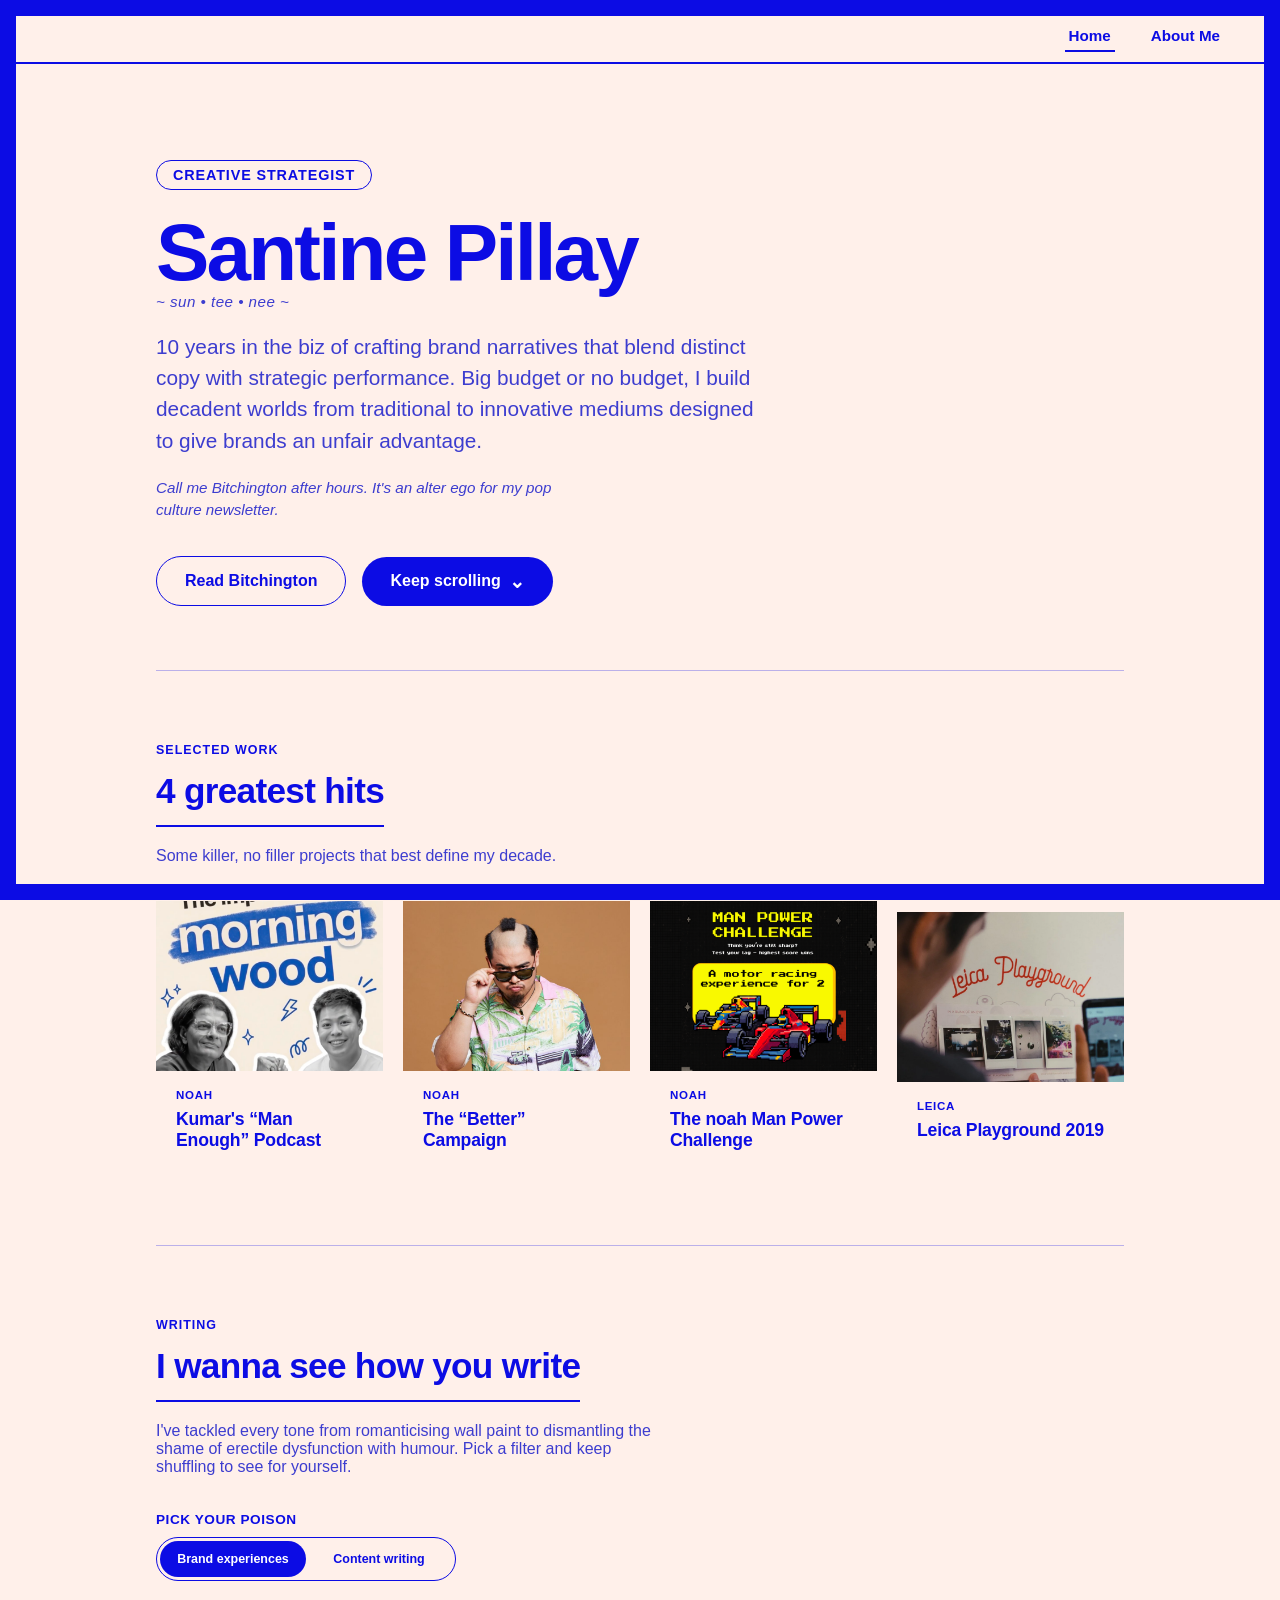
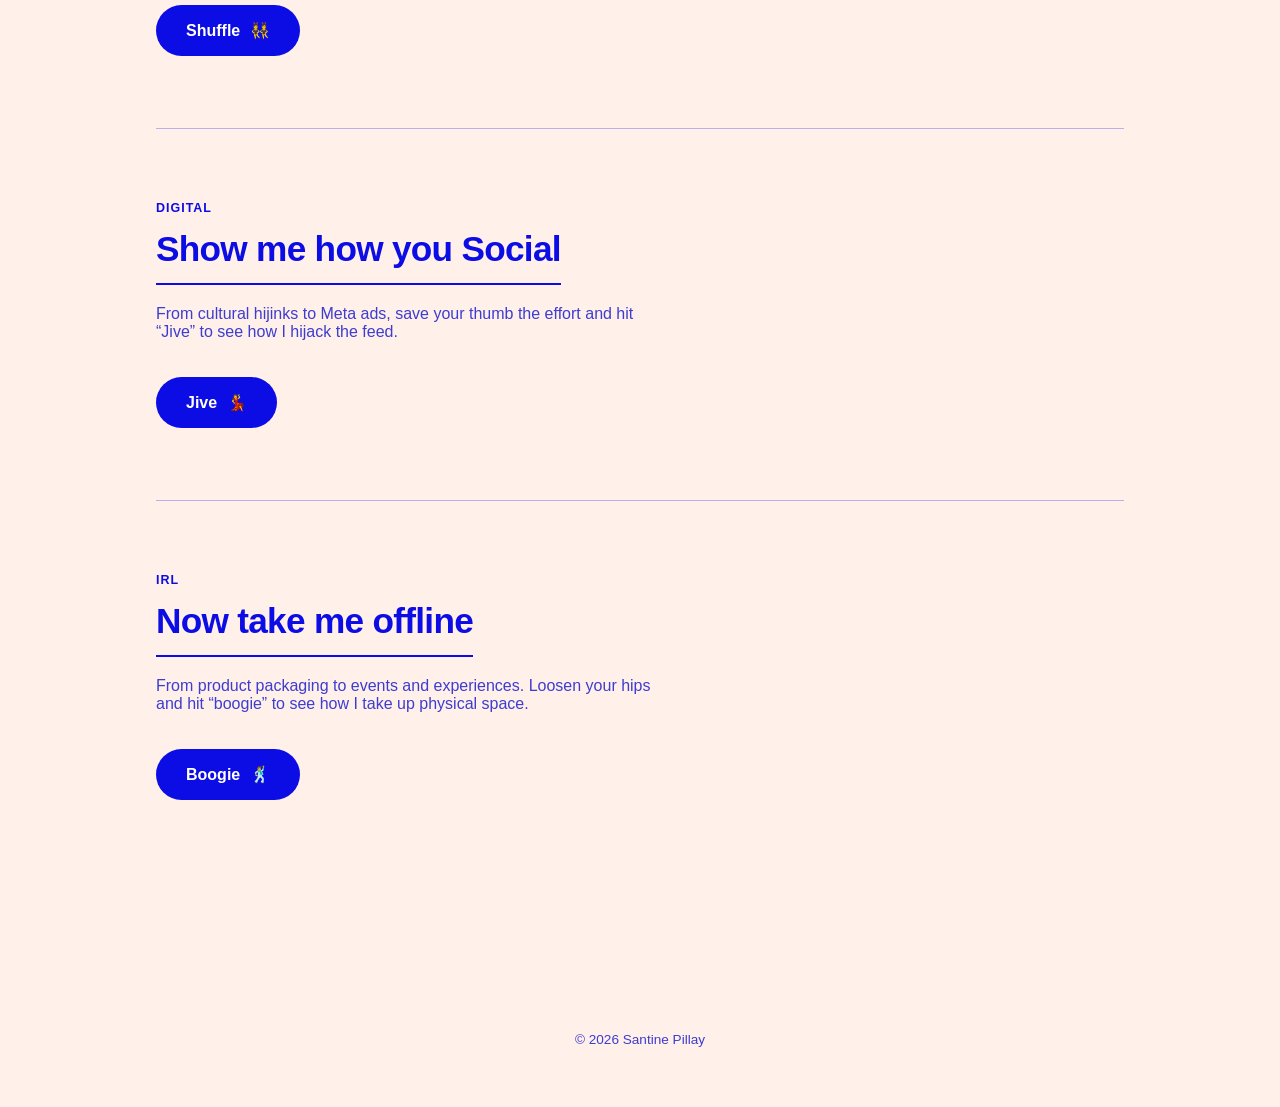
<file: index.html>
<!doctype html>
<html lang="en">
<head>
  <meta charset="UTF-8" />
  <meta name="viewport" content="width=device-width, initial-scale=1.0" />
  <title>Santine Pillay — Creative Strategist</title>
  <link rel="preconnect" href="https://api.fontshare.com" />
  <link rel="stylesheet" href="https://api.fontshare.com/v2/css?f[]=general-sans@400,500,600,700&display=swap" />
  <link rel="stylesheet" href="css/style.css" />
</head>
<body>

  <div class="page-frame" aria-hidden="true"></div>

  <nav class="nav">
    <ul class="nav__links">
      <li><a href="index.html" aria-current="page">Home</a></li>
      <li><a href="about.html">About Me</a></li>
    </ul>
  </nav>

  <main>

    <!-- 1. HERO -->
    <section class="hero">
      <span class="hero__role" data-site-role>Creative Strategist</span>
      <h1 class="hero__name">
        <span data-site-name>Santine Pillay</span>
        <span class="hero__pronunciation" data-site-pronunciation>~ sun • tee • nee ~</span>
      </h1>
      <p class="hero__bio" data-site-hero-bio>Placeholder bio</p>
      <p class="hero__aka" data-site-aka>Placeholder aka line</p>
      <div class="hero__actions">
        <a class="btn btn--ghost" data-bitchington-link href="#" target="_blank" rel="noopener noreferrer">
          Read Bitchington
        </a>
        <button class="btn btn--solid" id="scroll-cue-btn" type="button">
          Keep scrolling
          <span class="scroll-chevron" aria-hidden="true">⌄</span>
        </button>
      </div>
    </section>

    <!-- 2. TOP 3 PROJECTS -->
    <section id="work">
      <span class="section-label">Selected work</span>
      <h2 class="section-title">4 greatest hits</h2>
      <p class="section-sub">Some killer, no filler projects that best define my decade.</p>
      <div class="cards" id="top-projects"></div>
    </section>

    <!-- 3. WRITING RANDOMISER -->
    <section id="writing">
      <span class="section-label">Writing</span>
      <h2 class="section-title">I wanna see how you write</h2>
      <div class="randomiser">
        <p class="section-sub">I've tackled every tone from romanticising wall paint to dismantling the shame of erectile dysfunction with humour. Pick a filter and keep shuffling to see for yourself.</p>
        <div class="length-toggle-row">
          <span class="length-toggle-label">Pick your poison</span>
          <button
            class="toggle-switch"
            id="length-toggle"
            type="button"
            role="switch"
            aria-checked="false"
            aria-label="Choose writing type"
          >
            <span class="toggle-switch__thumb" aria-hidden="true"></span>
            <span class="toggle-switch__option toggle-switch__option--long">Brand experiences</span>
            <span class="toggle-switch__option toggle-switch__option--short">Content writing</span>
          </button>
        </div>
        <div class="randomiser__result randomiser__result--scroll" id="writing-result"></div>
        <button class="randomise-btn" id="writing-randomise-btn" type="button">
          <span class="btn-label">Shuffle</span> <span class="dice">👯‍♀️</span>
        </button>
      </div>
    </section>

    <!-- 4. SOCIALS RANDOMISER -->
    <section id="socials">
      <span class="section-label">Digital</span>
      <h2 class="section-title">Show me how you Social</h2>
      <div class="randomiser">
        <p class="section-sub">From cultural hijinks to Meta ads, save your thumb the effort and hit “Jive” to see how I hijack the feed.</p>
        <div class="randomiser__result" id="socials-result"></div>
        <button class="randomise-btn" id="socials-randomise-btn" type="button">
          <span class="btn-label">Jive</span> <span class="dice">💃</span>
        </button>
      </div>
    </section>

    <!-- 5. REAL WORLD RANDOMISER -->
    <section id="real-world">
      <span class="section-label">IRL</span>
      <h2 class="section-title">Now take me offline</h2>
      <div class="randomiser">
        <p class="section-sub">From product packaging to events and experiences. Loosen your hips and hit “boogie” to see how I take up physical space.</p>
        <div class="randomiser__result" id="realworld-result"></div>
        <button class="randomise-btn" id="realworld-randomise-btn" type="button">
          <span class="btn-label">Boogie</span> <span class="dice">🕺</span>
        </button>
      </div>
    </section>

  </main>

  <footer>© 2026 Santine Pillay</footer>

  <!-- MODAL: shared project template, used only for Top 3 Projects -->
  <div class="modal-backdrop" id="modal-backdrop">
    <div class="modal">
      <button class="modal__close" id="modal-close" type="button" aria-label="Close">✕</button>
      <div id="modal-content"></div>
    </div>
  </div>

  <!-- LIGHTBOX: tap any real image/video in a project to enlarge + step through the gallery -->
  <div class="lightbox" id="lightbox">
    <button class="lightbox__close" id="lightbox-close" type="button" aria-label="Close">✕</button>
    <button class="lightbox__arrow lightbox__arrow--prev" id="lightbox-prev" type="button" aria-label="Previous">‹</button>
    <div class="lightbox__content" id="lightbox-content"></div>
    <button class="lightbox__arrow lightbox__arrow--next" id="lightbox-next" type="button" aria-label="Next">›</button>
  </div>

  <script src="js/data.js"></script>
  <script src="js/content-writing-data.js"></script>
  <script src="js/main.js"></script>
</body>
</html>
</file>
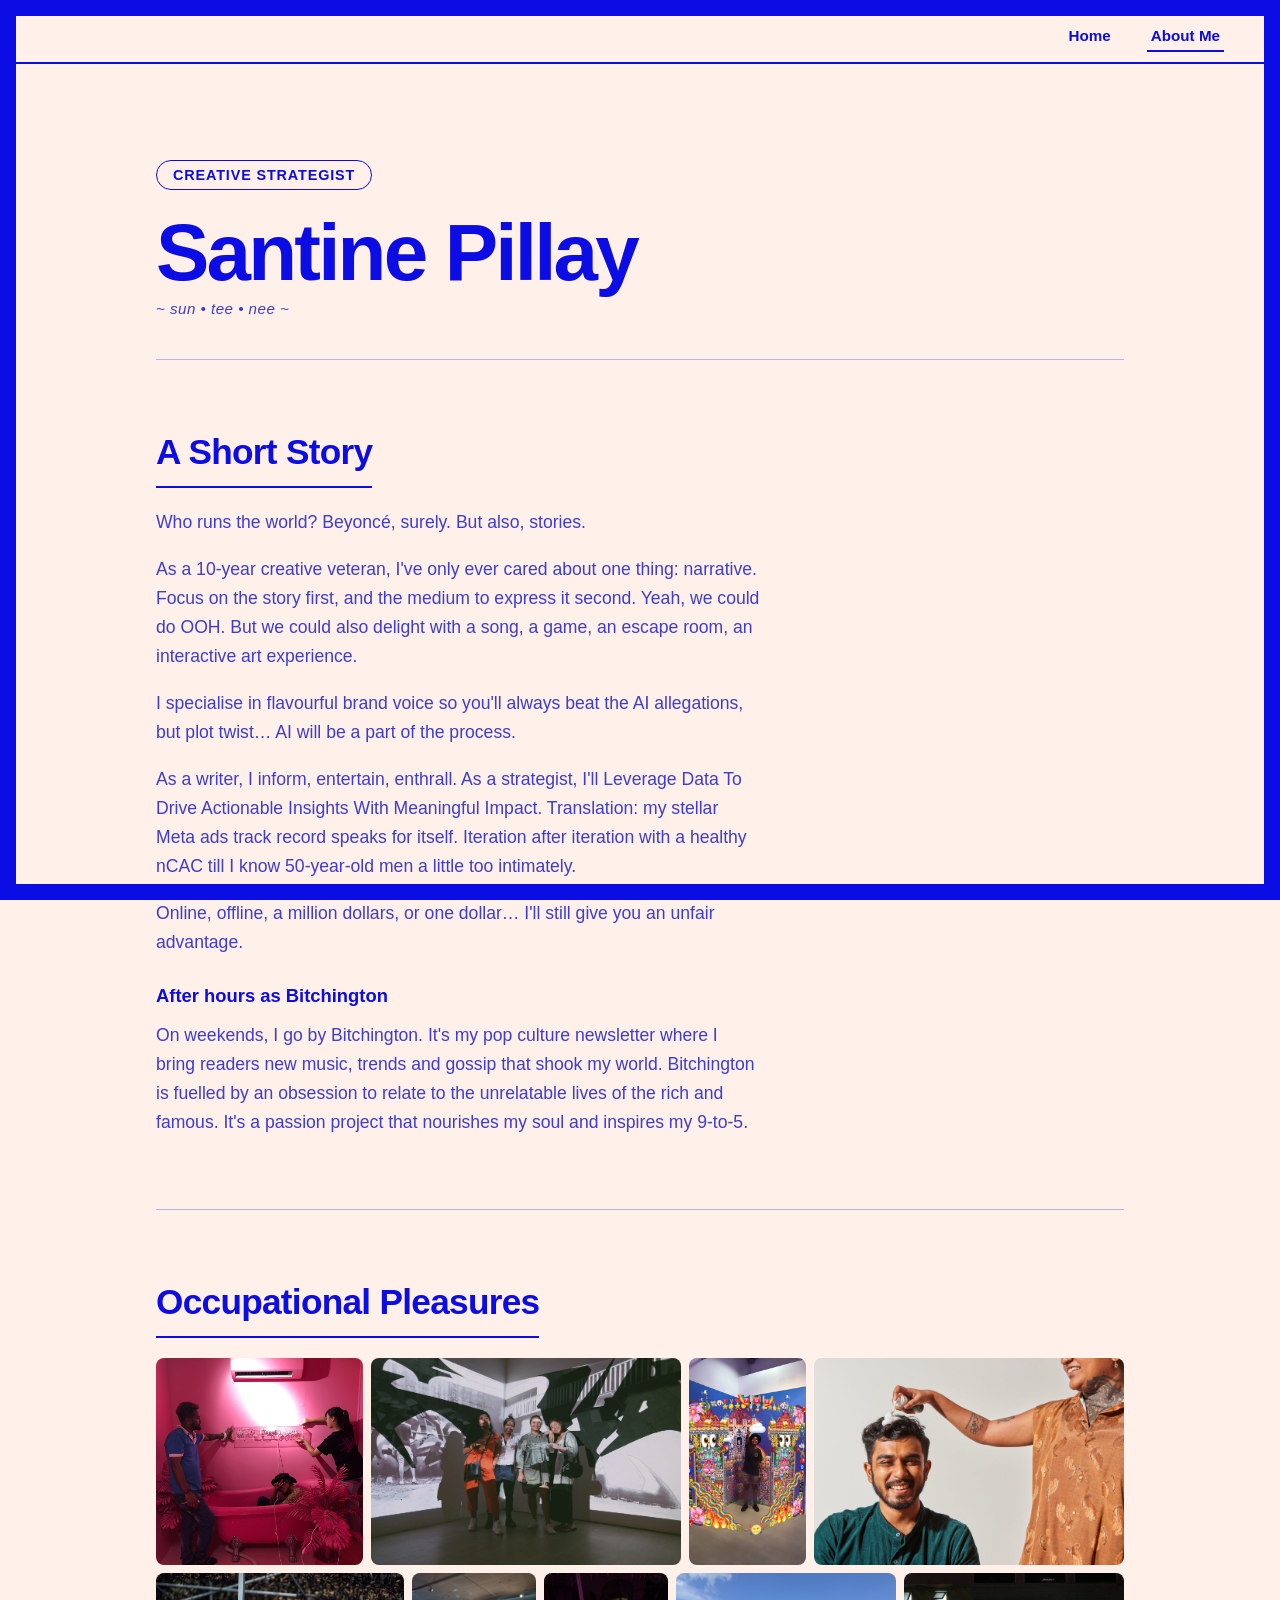
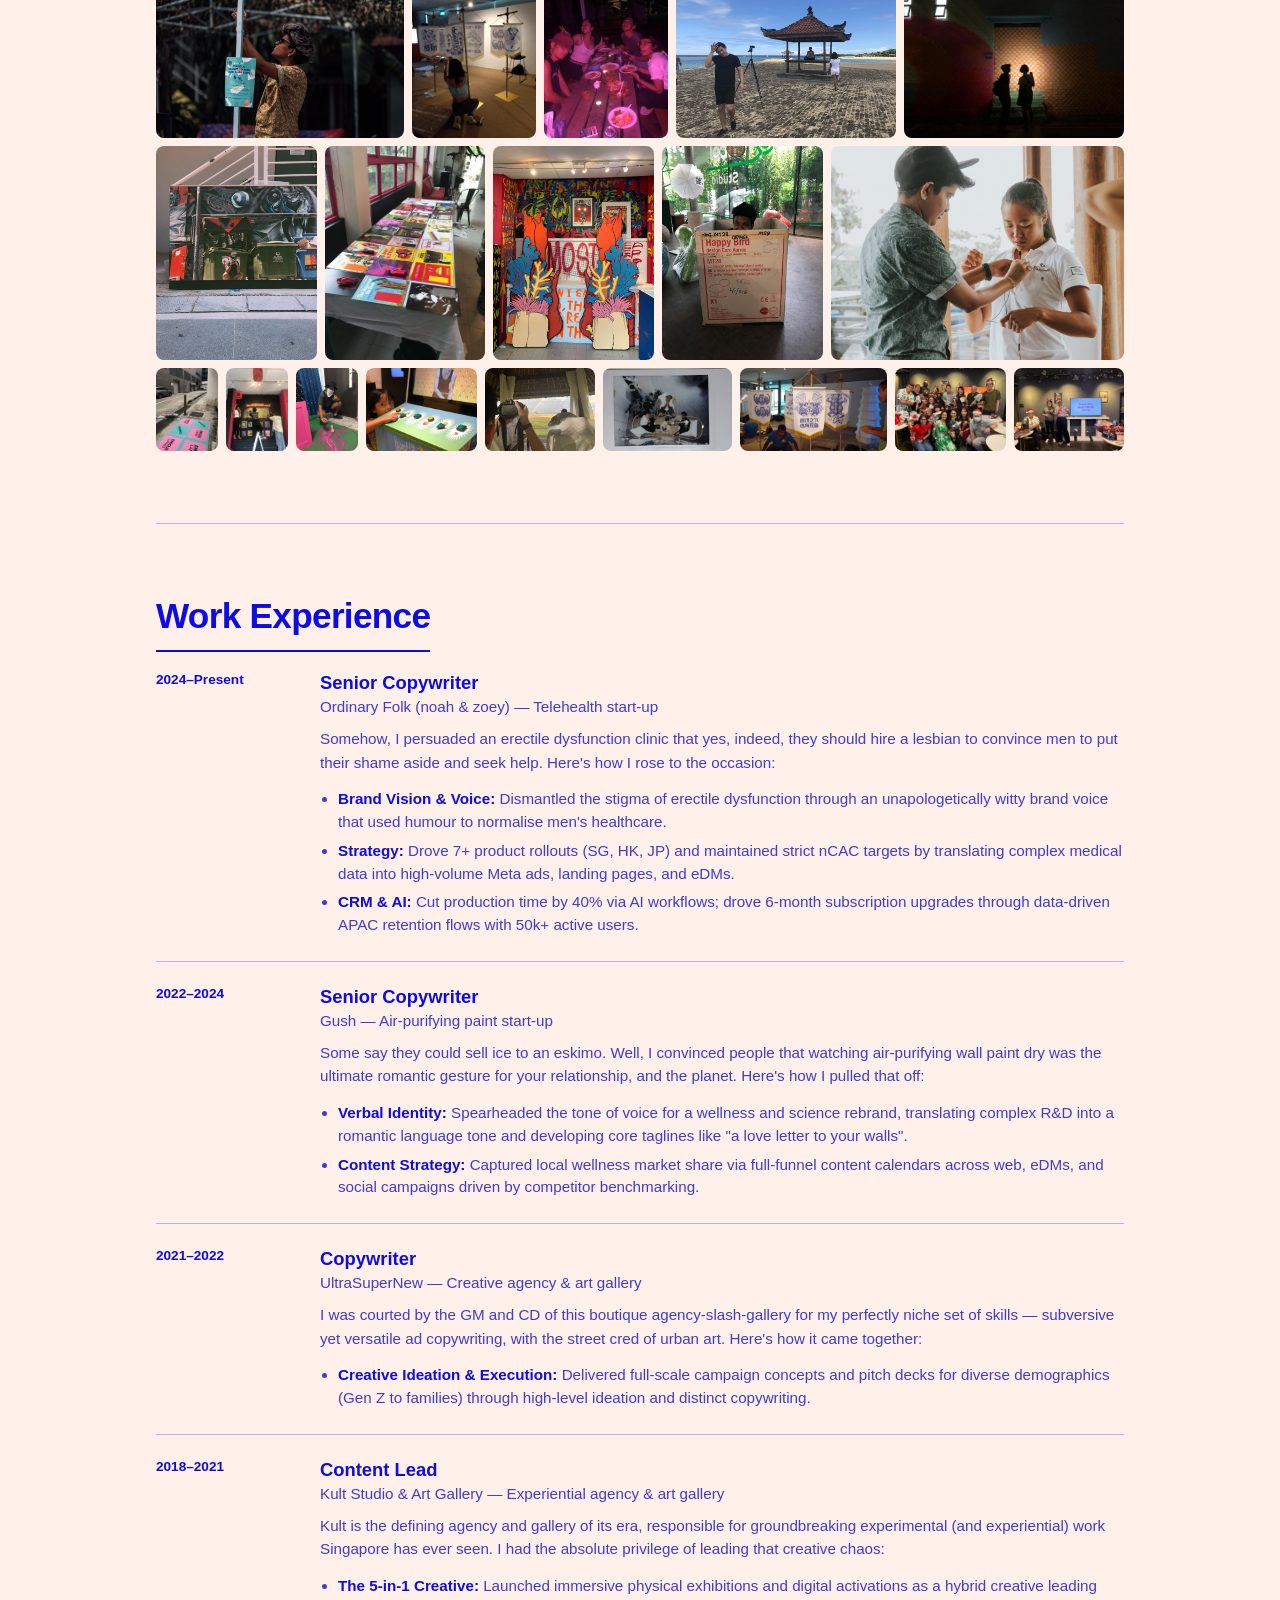
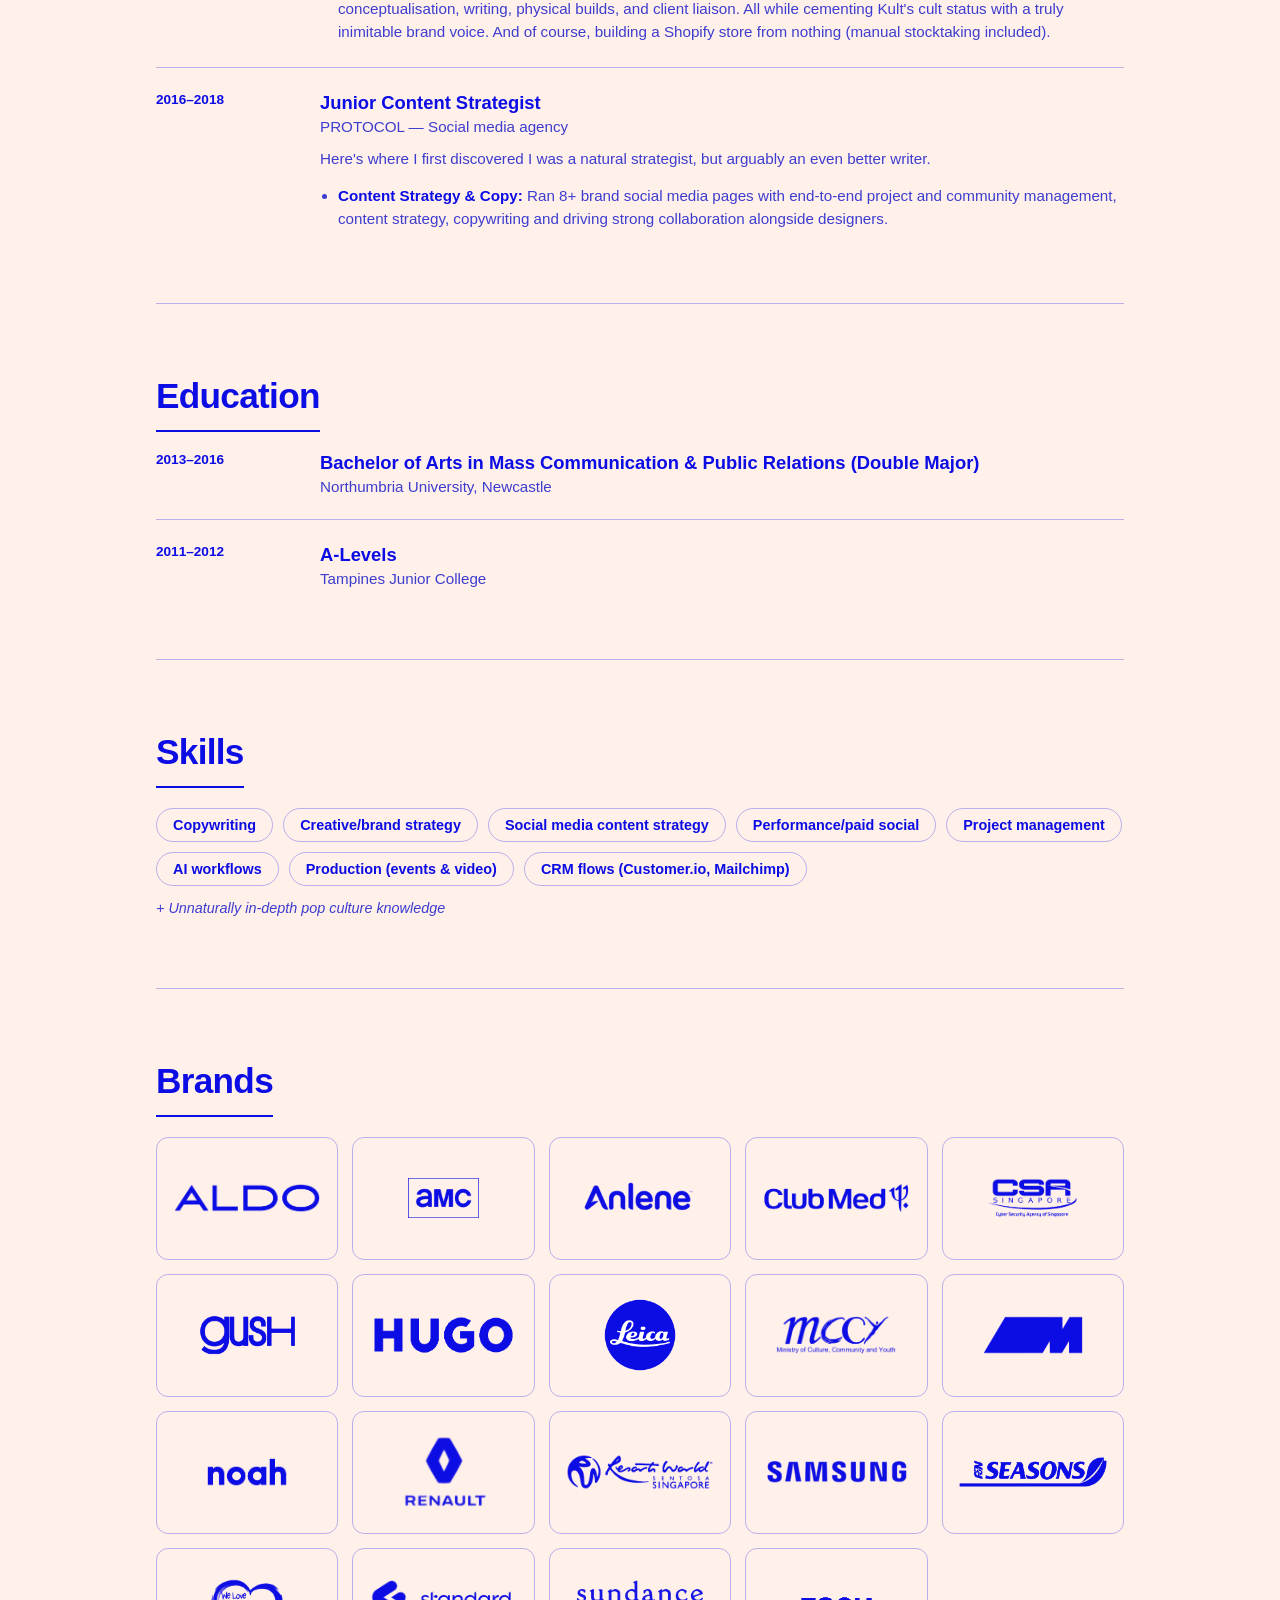
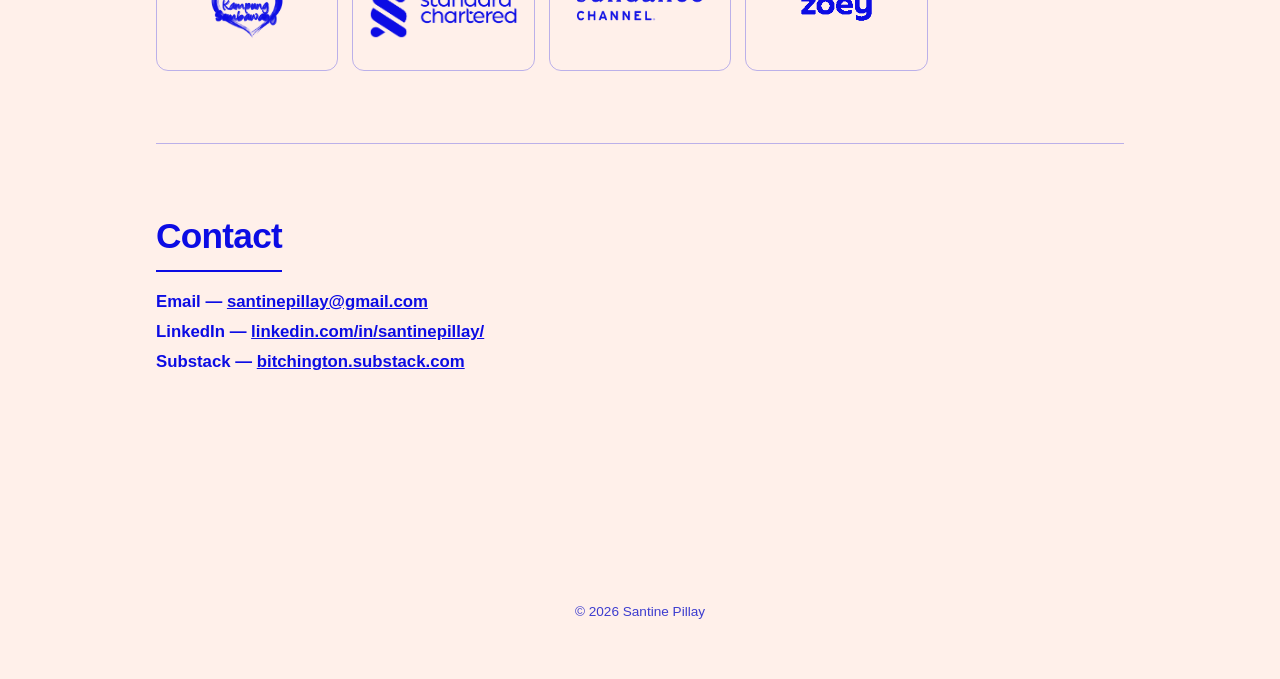
<file: about.html>
<!doctype html>
<html lang="en">
<head>
  <meta charset="UTF-8" />
  <meta name="viewport" content="width=device-width, initial-scale=1.0" />
  <title>About — Santine Pillay</title>
  <link rel="preconnect" href="https://api.fontshare.com" />
  <link rel="stylesheet" href="https://api.fontshare.com/v2/css?f[]=general-sans@400,500,600,700&display=swap" />
  <link rel="stylesheet" href="css/style.css" />
</head>
<body>

  <div class="page-frame" aria-hidden="true"></div>

  <nav class="nav">
    <ul class="nav__links">
      <li><a href="index.html">Home</a></li>
      <li><a href="about.html" aria-current="page">About Me</a></li>
    </ul>
  </nav>

  <main>

    <section class="hero" style="padding-bottom: 20px;">
      <span class="hero__role" data-site-role>Creative Strategist</span>
      <h1 class="hero__name">
        <span data-site-name>Santine Pillay</span>
      </h1>
      <span class="hero__pronunciation" data-site-pronunciation>~ sun • tee • nee ~</span>
    </section>

    <section>
      <h2 class="section-title">A Short Story</h2>
      <div class="about-bio" id="about-bio"></div>
    </section>

    <section>
      <h2 class="section-title">Occupational Pleasures</h2>
      <div class="op-grid" id="op-grid"></div>
    </section>

    <section>
      <h2 class="section-title">Work Experience</h2>
      <div class="work-experience" id="work-experience"></div>
    </section>

    <section>
      <h2 class="section-title">Education</h2>
      <div class="education" id="education"></div>
    </section>

    <section>
      <h2 class="section-title">Skills</h2>
      <div class="skills" id="skills"></div>
    </section>

    <section>
      <h2 class="section-title">Brands</h2>
      <div class="clients" id="clients"></div>
    </section>

    <section style="border-bottom: none;">
      <h2 class="section-title">Contact</h2>
      <ul class="contact-list" id="contact-list"></ul>
    </section>

  </main>

  <footer>© 2026 Santine Pillay</footer>

  <!-- LIGHTBOX: tap any image to enlarge + step through the gallery -->
  <div class="lightbox" id="lightbox">
    <button class="lightbox__close" id="lightbox-close" type="button" aria-label="Close">✕</button>
    <button class="lightbox__arrow lightbox__arrow--prev" id="lightbox-prev" type="button" aria-label="Previous">‹</button>
    <div class="lightbox__content" id="lightbox-content"></div>
    <button class="lightbox__arrow lightbox__arrow--next" id="lightbox-next" type="button" aria-label="Next">›</button>
  </div>

  <script src="js/data.js"></script>
  <script src="js/main.js"></script>
</body>
</html>
</file>
<file: css/style.css>
/* ============================================================
   DESIGN TOKENS
   ============================================================ */
:root {
  --bg: #fff0ea;
  --wave: #0c0ce4;
  --ink: #0c0ce4;
  --ink-soft: #3d3dcf;
  --panel-border: rgba(12, 12, 228, 0.28);
  --radius: 16px;
  --max-w: 1080px;
  --frame: 16px;
  --font: "General Sans", "Helvetica Neue", Arial, "Segoe UI", sans-serif;
}

/* Free stand-in for PP Neue Montreal (a paid Pangram Pangram font we're not
   licensing). General Sans is free, from the same geometric-grotesk family,
   and reads almost identically at body/heading sizes. Loaded via Fontshare's
   free font CDN below — swap for the real thing later if you buy a license:
   drop the .woff2 files in assets/fonts/, add @font-face rules, and change
   the --font token above back to "PP Neue Montreal". */

* {
  box-sizing: border-box;
}

html {
  scroll-behavior: smooth;
}

body {
  margin: 0;
  font-family: var(--font);
  color: var(--ink-soft);
  background: var(--bg);
  min-height: 100vh;
}

a {
  color: inherit;
}

img,
video {
  max-width: 100%;
  display: block;
}

/* ============================================================
   PAGE FRAME — a fixed blue border around the whole viewport,
   echoing the bordered-card look of the CV. Stays put while the
   page scrolls beneath it. No background animation anymore — flat
   cream, matching the CV exactly.
   ============================================================ */
.page-frame {
  position: fixed;
  inset: 0;
  z-index: 60;
  pointer-events: none;
  border: var(--frame) solid var(--wave);
}

/* ============================================================
   NAV
   ============================================================ */
.nav {
  position: sticky;
  top: 0;
  z-index: 50;
  display: flex;
  align-items: center;
  justify-content: flex-end;
  /* Slightly more top padding than bottom — visually centers the
     text, which otherwise reads as sitting too high in the bar. */
  padding: 27px clamp(20px, 5vw, 56px) 17px;
  background: var(--bg);
  border-bottom: 2px solid var(--wave);
}

.nav__links a {
  text-decoration: none;
  font-weight: 600;
  font-size: 0.95rem;
  color: var(--ink);
  padding: 8px 4px;
  position: relative;
}

.nav__links {
  display: flex;
  gap: clamp(16px, 3vw, 32px);
  list-style: none;
  margin: 0;
  padding: 0;
}

.nav__links a::after {
  content: "";
  position: absolute;
  left: 0;
  bottom: 0;
  height: 2px;
  width: 0;
  background: var(--wave);
  transition: width 0.25s ease;
}

.nav__links a:hover::after,
.nav__links a[aria-current="page"]::after {
  width: 100%;
}

/* ============================================================
   LAYOUT SHELLS
   ============================================================ */
main {
  max-width: var(--max-w);
  margin: 0 auto;
  padding: 0 clamp(20px, 5vw, 56px) 120px;
}

section {
  padding: 72px 0;
  border-bottom: 1px solid var(--panel-border);
}

section:last-of-type {
  border-bottom: none;
}

.section-label {
  display: block;
  font-size: 0.78rem;
  font-weight: 700;
  letter-spacing: 0.08em;
  text-transform: uppercase;
  color: var(--wave);
  margin-bottom: 14px;
}

.section-title {
  display: inline-block;
  font-size: clamp(1.6rem, 3.4vw, 2.2rem);
  color: var(--ink);
  margin: 0 0 20px;
  padding-bottom: 14px;
  letter-spacing: -0.02em;
  border-bottom: 2px solid var(--wave);
}

.section-sub {
  color: var(--ink-soft);
  font-size: 1rem;
  max-width: 56ch;
  margin: 0 0 36px;
}

/* ============================================================
   HERO
   ============================================================ */
.hero {
  padding-top: 96px;
  padding-bottom: 64px;
}

.hero__name {
  font-size: clamp(2.6rem, 8vw, 5rem);
  font-weight: 800;
  letter-spacing: -0.035em;
  line-height: 1.02;
  color: var(--ink);
  margin: 0 0 6px;
}

.hero__role {
  display: inline-block;
  font-size: 0.9rem;
  font-weight: 700;
  letter-spacing: 0.06em;
  text-transform: uppercase;
  color: var(--wave);
  border: 1.5px solid var(--wave);
  border-radius: 999px;
  padding: 6px 16px;
  margin-bottom: 22px;
}

/* Tiny, quiet — sits right under the name, not competing with it */
.hero__pronunciation {
  display: block;
  font-size: 0.95rem;
  font-style: italic;
  font-weight: 500;
  letter-spacing: 0.03em;
  color: var(--ink-soft);
  margin: 0 0 22px;
}

.hero__bio {
  font-size: clamp(1.05rem, 2vw, 1.3rem);
  max-width: 52ch;
  color: var(--ink-soft);
  line-height: 1.5;
}

.hero__aka {
  font-size: 0.95rem;
  font-style: italic;
  max-width: 52ch;
  color: var(--ink-soft);
  line-height: 1.5;
  margin-top: 14px;
}

.hero__actions {
  display: flex;
  flex-wrap: wrap;
  align-items: center;
  gap: 16px;
  margin-top: 34px;
}

.btn {
  font-family: inherit;
  font-size: 1rem;
  font-weight: 700;
  text-decoration: none;
  padding: 15px 28px;
  border-radius: 999px;
  cursor: pointer;
  display: inline-flex;
  align-items: center;
  gap: 8px;
  transition: transform 0.15s ease, box-shadow 0.15s ease;
}

.btn:hover {
  transform: translateY(-2px);
}

.btn--solid {
  background: var(--wave);
  color: #fff;
  border: none;
}

.btn--solid:hover {
  box-shadow: 0 10px 24px rgba(12, 12, 228, 0.28);
}

.btn--ghost {
  background: transparent;
  color: var(--ink);
  border: 1.5px solid var(--wave);
}

.btn--ghost:hover {
  background: rgba(12, 12, 228, 0.06);
}

.scroll-chevron {
  display: inline-block;
  font-size: 1.2rem;
  line-height: 1;
  animation: scroll-bounce 1.6s ease-in-out infinite;
}

@keyframes scroll-bounce {
  0%, 100% { transform: translateY(0); }
  50% { transform: translateY(5px); }
}

/* ============================================================
   PROJECT CARDS (top 3)
   ============================================================ */
.cards {
  display: grid;
  grid-template-columns: repeat(4, 1fr);
  gap: 20px;
}

@media (max-width: 1000px) {
  .cards {
    grid-template-columns: repeat(2, 1fr);
  }
}

@media (max-width: 820px) {
  .cards {
    grid-template-columns: 1fr;
  }
}

.card {
  background: transparent;
  border: none;
  border-radius: 0;
  overflow: hidden;
  cursor: pointer;
  text-align: left;
  padding: 0;
  font-family: inherit;
  transition: transform 0.2s ease;
}

.card:hover {
  transform: translateY(-4px);
}

.card__media {
  aspect-ratio: 4 / 3;
}

.card__body {
  padding: 18px 20px 22px;
}

.card__tag {
  font-size: 0.72rem;
  font-weight: 700;
  letter-spacing: 0.06em;
  text-transform: uppercase;
  color: var(--wave);
  display: block;
  margin-bottom: 8px;
}

.card__title {
  font-size: 1.1rem;
  font-weight: 700;
  color: var(--ink);
  margin: 0;
  letter-spacing: -0.01em;
}

/* Real images (once swapped in for a placeholder) sit inside
   whatever container they're in — .card__media, .proj__hero, or a
   .proj__media-grid cell — without ever cropping. contain (not
   cover) means the full image always shows, letterboxed on the
   page's own background when its aspect ratio doesn't match. */
.media-fill {
  width: 100%;
  height: 100%;
  object-fit: contain;
  display: block;
}

/* ============================================================
   PLACEHOLDER MEDIA TILES
   ============================================================ */
.placeholder {
  width: 100%;
  height: 100%;
  min-height: 90px;
  display: flex;
  align-items: center;
  justify-content: center;
  text-align: center;
  padding: 10px;
  font-size: 0.78rem;
  font-weight: 600;
  color: var(--wave);
  background:
    repeating-linear-gradient(
      135deg,
      rgba(12, 12, 228, 0.08),
      rgba(12, 12, 228, 0.08) 10px,
      rgba(12, 12, 228, 0.03) 10px,
      rgba(12, 12, 228, 0.03) 20px
    );
  border: 1.5px dashed var(--panel-border);
  border-radius: 10px;
}

.placeholder::before {
  content: attr(data-icon) " " attr(data-label);
}

/* ============================================================
   RANDOMISER PANELS
   ============================================================ */
.randomiser {
  background: transparent;
  border: none;
  border-radius: 0;
  padding: 0;
}

.length-toggle-row {
  display: flex;
  flex-direction: column;
  align-items: flex-start;
  gap: 10px;
  margin-bottom: 24px;
}

.length-toggle-label {
  font-size: 0.85rem;
  font-weight: 700;
  letter-spacing: 0.04em;
  text-transform: uppercase;
  color: var(--ink);
}

/* Segmented toggle switch — a sliding thumb behind two text labels,
   rather than two separate pill buttons, so "pick one of two" reads
   as a single control instead of two competing buttons. */
.toggle-switch {
  position: relative;
  display: inline-flex;
  align-items: center;
  width: 300px;
  height: 44px;
  padding: 3px;
  border: 1.5px solid var(--wave);
  border-radius: 999px;
  background: transparent;
  cursor: pointer;
  font-family: inherit;
}

.toggle-switch__thumb {
  position: absolute;
  top: 3px;
  left: 3px;
  width: calc(50% - 3px);
  height: calc(100% - 6px);
  background: var(--wave);
  border-radius: 999px;
  transition: transform 0.25s ease;
}

.toggle-switch.is-short .toggle-switch__thumb {
  transform: translateX(100%);
}

.toggle-switch__option {
  position: relative;
  z-index: 1;
  flex: 1;
  text-align: center;
  font-size: 0.78rem;
  font-weight: 700;
  color: var(--ink);
  transition: color 0.2s ease;
  pointer-events: none;
  white-space: nowrap;
}

.toggle-switch:not(.is-short) .toggle-switch__option--long,
.toggle-switch.is-short .toggle-switch__option--short {
  color: #fff;
}

.randomise-btn {
  font-family: inherit;
  font-size: 1rem;
  font-weight: 700;
  padding: 16px 30px;
  border-radius: 999px;
  border: none;
  background: var(--wave);
  color: #fff;
  cursor: pointer;
  display: inline-flex;
  align-items: center;
  gap: 10px;
  transition: transform 0.15s ease, box-shadow 0.15s ease;
}

.randomise-btn:hover {
  transform: translateY(-2px);
  box-shadow: 0 10px 24px rgba(12, 12, 228, 0.28);
}

.randomise-btn:active {
  transform: translateY(0);
}

.randomise-btn .dice {
  display: inline-block;
  animation: none;
}

.randomise-btn.is-rolling .dice {
  animation: spin 0.5s ease;
}

@keyframes spin {
  to { transform: rotate(360deg); }
}

/* ============================================================
   PROJECT CARD — shared template (Headache / Hack / Hustle / Flex)
   Used both inside the top-3-projects modal and inline in the
   randomiser result panels.
   ============================================================ */
.proj {
  background: var(--bg);
  border: none;
  border-radius: 0;
  overflow: hidden;
}

.proj__hero {
  aspect-ratio: 16 / 9;
}

.proj__body {
  padding: clamp(22px, 4.5vw, 40px);
}

/* Client name, title, role — the first item in the copy column, so
   the media column (which starts at the same height) lines up with
   the client name rather than further down at "The Headache". */
.proj__header {
  display: flex;
  flex-direction: column;
  gap: 6px;
}

.proj__tag {
  font-size: 0.75rem;
  font-weight: 700;
  letter-spacing: 0.06em;
  text-transform: uppercase;
  color: var(--wave);
}

.proj__title {
  font-size: clamp(1.3rem, 2.8vw, 1.7rem);
  color: var(--ink);
  margin: 0;
  letter-spacing: -0.02em;
}

.proj__role {
  margin: 0;
  font-size: 0.92rem;
  font-weight: 600;
  color: var(--ink-soft);
}

/* One shared copy column + one shared media column running
   alongside each other, instead of splitting every single section
   into its own little two-up block. Media stacks neatly in its own
   lane, sized to its own natural shape — big, but never full-bleed.
   Falls back to a single text column when a project has no media
   at all, and stacks copy-above-media on mobile either way. */
.proj__columns {
  display: grid;
  grid-template-columns: minmax(0, 1fr) minmax(0, 1fr);
  gap: 8px 40px;
  align-items: start;
}

.proj__columns--text-only {
  grid-template-columns: 1fr;
}

@media (max-width: 780px) {
  .proj__columns {
    grid-template-columns: 1fr;
  }
}

.proj__copy-col {
  display: flex;
  flex-direction: column;
  gap: 22px;
}

.proj__block:last-child {
  margin-bottom: 0;
}

.proj__section-title {
  font-size: 0.78rem;
  font-weight: 800;
  letter-spacing: 0.08em;
  text-transform: uppercase;
  color: var(--wave);
  margin: 0 0 8px;
}

.proj__section-text {
  font-size: 1rem;
  line-height: 1.6;
  color: var(--ink-soft);
  margin: 0;
}

.proj__media-col {
  display: flex;
  flex-direction: column;
  gap: 18px;
}

.proj__media-item {
  width: 100%;
  border-radius: 8px;
  display: block;
}

/* Images keep their own natural aspect ratio at full column width
   (no forced box, so nothing is ever cropped) instead of the fixed
   height + object-fit used for thumbnails elsewhere on the site.
   Applies in both columns — including the copy-filler image, which
   sits at the bottom of the copy column, not the media column. */
.proj__media-col img.proj__media-item,
.proj__copy-filler.proj__media-item {
  height: auto;
  object-fit: initial;
}

.proj__media-col .placeholder.proj__media-item {
  aspect-ratio: 4 / 3;
}

/* Optional full-width breakout gallery (project.extraGallery) — a
   side-by-side pair spanning the whole card, for when a project's
   media column runs longer than its copy and leaves the left side
   empty. Not part of the normal two-column flow. Falls back to a
   single full-width image when there's only one item left over. */
.proj__extra-gallery {
  display: grid;
  grid-template-columns: 1fr 1fr;
  gap: 18px;
  margin-top: 28px;
}

.proj__extra-gallery--single {
  grid-template-columns: 1fr;
}

.proj__extra-gallery img.proj__media-item {
  width: 100%;
  height: 100%;
  aspect-ratio: 4 / 3;
  object-fit: contain;
  border-radius: 8px;
}

.proj__extra-gallery--single img.proj__media-item {
  aspect-ratio: 16 / 9;
}

@media (max-width: 560px) {
  .proj__extra-gallery {
    grid-template-columns: 1fr;
  }
}

/* Real video's poster tile — an actual thumbnail with a play button,
   not a generic placeholder box, so it reads as real content even
   before the lightbox loads the live player. Starts at 16:9 (so it
   doesn't flash empty while the thumbnail loads) but a script in
   main.js resizes it to the thumbnail's real dimensions once loaded
   — a vertical video gets a vertical tile, not a cropped-down 16:9
   sliver. object-fit: contain means it's never cropped either way. */
.video-tile {
  position: relative;
  width: 100%;
  aspect-ratio: 16 / 9;
  background: var(--ink);
  border-radius: 8px;
  overflow: hidden;
}

.video-tile__thumb {
  width: 100%;
  height: 100%;
  object-fit: contain;
  display: block;
}

.video-tile__play {
  position: absolute;
  top: 50%;
  left: 50%;
  transform: translate(-50%, -50%);
  width: 60px;
  height: 60px;
  border-radius: 50%;
  background: rgba(12, 12, 26, 0.6);
  color: #fff;
  font-size: 1.3rem;
  display: flex;
  align-items: center;
  justify-content: center;
  pointer-events: none;
}

/* Any tile with real media behind it — clicking enlarges it */
.is-clickable {
  cursor: pointer;
  transition: opacity 0.15s ease;
}

.is-clickable:hover {
  opacity: 0.85;
}

/* ============================================================
   SOCIAL POST — result of the "Jive" randomiser. A single post is
   one image/video shown reasonably large; a campaign post is every
   image in that campaign folder shown together as a tidy grid.
   ============================================================ */
.social-post__label {
  font-size: 0.78rem;
  font-weight: 800;
  letter-spacing: 0.08em;
  text-transform: uppercase;
  color: var(--wave);
  margin: 0 0 14px;
}

.social-post__text {
  font-size: 1rem;
  line-height: 1.6;
  color: var(--ink);
  margin: 0 0 20px;
}

.social-post__single {
  max-width: 420px;
}

.social-post__single .proj__media-item,
.social-post__single .media-fill,
.social-post__single .video-tile {
  width: 100%;
  height: auto;
  border-radius: 8px;
}

.social-post__grid {
  display: grid;
  grid-template-columns: repeat(auto-fit, minmax(160px, 1fr));
  gap: 14px;
}

.social-post__grid .social-post__item {
  width: 100%;
  border-radius: 8px;
}

.social-post__grid img.social-post__item {
  height: auto;
}

.social-post__grid .placeholder.social-post__item {
  aspect-ratio: 4 / 3;
}

/* ============================================================
   REALWORLD POST — result of the "Boogie" randomiser. Reads as a
   proper gallery instead of a grid of equal tiles: the key visual
   (first image) shown large, with the rest as thumbnails below it.
   When a video is also present, the gallery moves to the left and
   the video(s) sit alongside it on the right.
   ============================================================ */
.realworld-post__media {
  max-width: 648px;
}

.realworld-post__split {
  display: grid;
  grid-template-columns: minmax(0, 1fr) minmax(0, 1fr);
  gap: 28px;
  align-items: start;
  max-width: none;
}

@media (max-width: 780px) {
  .realworld-post__split {
    grid-template-columns: 1fr;
  }
}

.realworld-post__gallery {
  display: flex;
  flex-direction: column;
  gap: 14px;
}

.realworld-post__kv {
  width: 100%;
  height: auto;
  border-radius: 8px;
  display: block;
}

.realworld-post__thumbs {
  display: grid;
  grid-template-columns: repeat(auto-fill, minmax(90px, 1fr));
  gap: 10px;
}

.realworld-post__thumbs .realworld-post__item {
  width: 100%;
  height: 100%;
  aspect-ratio: 1 / 1;
  object-fit: cover;
  border-radius: 6px;
}

.realworld-post__video-col {
  display: flex;
  flex-direction: column;
  gap: 16px;
}

.realworld-post__video-col .realworld-post__item {
  width: 100%;
  border-radius: 8px;
}

/* The actual embedded player (YouTube/Vimeo) — only ever rendered
   inside the lightbox, on demand. */
.video-embed iframe {
  width: 100%;
  height: 100%;
  display: block;
  border: 0;
}

/* ============================================================
   INLINE RANDOMISER RESULT — replaces the old pop-up behaviour;
   the picked project renders directly inside its section.
   ============================================================ */
.randomiser__result {
  display: none;
}

.randomiser__result.is-visible {
  display: block;
  margin-top: 28px;
  margin-bottom: 44px;
  animation: resultIn 0.4s ease;
}

/* Constrained + scrollable variant (writing randomiser) — compact
   enough that the "Shuffle again" button stays visible right below
   it, but wide, and tall enough to be worth scrolling through a
   longer article without feeling cramped. Easy to abandon mid-read:
   scrolling here never touches the page scroll, so the button never
   drifts out of reach. */
.randomiser__result--scroll.is-visible {
  max-height: 480px;
  overflow-y: auto;
  overscroll-behavior: contain;
  border: 1.5px solid var(--panel-border);
  border-radius: var(--radius);
  padding: 32px;
  background: rgba(255, 255, 255, 0.35);
}

.randomiser__result--scroll.is-visible::-webkit-scrollbar {
  width: 8px;
}

.randomiser__result--scroll.is-visible::-webkit-scrollbar-thumb {
  background: var(--panel-border);
  border-radius: 999px;
}

/* Brand experience mode of the writing box — same fixed-height logic,
   sized from measuring every real project (571–665px); Odyssey is the
   tallest, so this comfortably fits all four with zero scrolling,
   while shorter ones just leave breathing room instead of shrinking
   the box and moving the button. */
.randomiser__result--scroll-tall.is-visible {
  height: 680px;
  max-height: 680px;
}

/* ---- Content writing article (real blog post, hosted locally) ---- */
.content-article__title {
  font-size: 1.3rem;
  font-weight: 700;
  color: var(--ink);
  margin: 0 0 20px;
}

.content-article__attribution {
  font-size: 0.85rem;
  font-style: italic;
  color: var(--ink-soft);
  margin: 0 0 20px;
}

.content-article__attribution a {
  color: var(--wave);
  text-decoration: underline;
}

.content-article__heading {
  font-size: 1rem;
  font-weight: 700;
  color: var(--ink);
  margin: 28px 0 8px;
}

.content-article__heading:first-of-type {
  margin-top: 0;
}

.content-article__paragraph {
  font-size: 0.98rem;
  line-height: 1.7;
  color: var(--ink-soft);
  margin: 0 0 16px;
}

/* Inline images sit at their real position in the article, sized
   like a normal blog image — not stretched full-bleed, not cropped. */
.content-article__inline-image {
  display: block;
  max-width: 100%;
  height: auto;
  border-radius: 8px;
  margin: 20px auto;
}

/* ---- Branded experience image carousel (write-up, then gallery
   with prev/next — one image visible at a time) ---- */
.img-carousel {
  margin-top: 24px;
}

.img-carousel__viewport {
  width: 100%;
  border-radius: 10px;
  overflow: hidden;
  background: rgba(12, 12, 228, 0.05);
}

.img-carousel__img {
  width: 100%;
  height: auto;
  max-height: 420px;
  object-fit: contain;
  display: block;
  margin: 0 auto;
}

/* Inside a project card's media column there's a lot more room (the
   copy column runs long), so let the carousel image grow well past
   the writing-section cap instead of looking small next to the text. */
.proj__media-col .img-carousel__img {
  max-height: 760px;
}

.img-carousel__controls {
  display: flex;
  align-items: center;
  justify-content: center;
  gap: 20px;
  margin-top: 14px;
}

.img-carousel__arrow {
  width: 36px;
  height: 36px;
  border-radius: 50%;
  border: 1.5px solid var(--wave);
  background: transparent;
  color: var(--wave);
  font-size: 1.1rem;
  cursor: pointer;
  display: flex;
  align-items: center;
  justify-content: center;
  transition: background 0.15s ease, color 0.15s ease;
}

.img-carousel__arrow:hover {
  background: var(--wave);
  color: #fff;
}

.img-carousel__counter {
  font-size: 0.85rem;
  font-weight: 700;
  color: var(--ink-soft);
  min-width: 48px;
  text-align: center;
}

/* ---- Colour slideshow (Gush colour descriptions) — the colour photo
   on one side, the name + copy large and readable on the other. The
   copy is the actual point of this piece, so it gets top billing,
   not the photo. ---- */
.colour-slideshow {
  margin-top: 24px;
}

.colour-slideshow__stage {
  display: grid;
  grid-template-columns: minmax(0, 1fr) minmax(0, 1fr);
  gap: 32px;
  align-items: center;
}

@media (max-width: 640px) {
  .colour-slideshow__stage {
    grid-template-columns: 1fr;
  }
}

.colour-slideshow__image {
  width: 100%;
  height: auto;
  aspect-ratio: 4 / 3;
  object-fit: cover;
  border-radius: 10px;
  display: block;
}

.colour-slideshow__text-col {
  display: flex;
  flex-direction: column;
  gap: 10px;
}

.colour-slideshow__name {
  font-size: clamp(1.6rem, 3vw, 2.1rem);
  font-weight: 700;
  color: var(--ink);
  margin: 0;
  letter-spacing: -0.01em;
}

.colour-slideshow__description {
  font-size: 1.15rem;
  line-height: 1.6;
  color: var(--ink-soft);
  margin: 0;
}

@keyframes resultIn {
  from { opacity: 0; transform: translateY(14px); }
  to { opacity: 1; transform: translateY(0); }
}

/* ============================================================
   MODAL — used only for the Top 3 Projects cards
   ============================================================ */
.modal-backdrop {
  position: fixed;
  inset: 0;
  background: rgba(12, 12, 26, 0.4);
  backdrop-filter: blur(4px);
  z-index: 100;
  display: flex;
  align-items: flex-start;
  justify-content: center;
  padding: clamp(0px, 4vw, 40px) clamp(0px, 4vw, 20px);
  opacity: 0;
  pointer-events: none;
  transition: opacity 0.25s ease;
  overflow-y: auto;
}

.modal-backdrop.is-open {
  opacity: 1;
  pointer-events: auto;
}

.modal {
  width: 100%;
  max-width: 980px;
  margin: 0 auto;
  position: relative;
  transform: translateY(24px);
  transition: transform 0.25s ease;
  box-shadow: 0 30px 80px rgba(12, 12, 26, 0.25);
}

.modal-backdrop.is-open .modal {
  transform: translateY(0);
}

.modal__close {
  position: absolute;
  top: 18px;
  right: 18px;
  z-index: 5;
  width: 40px;
  height: 40px;
  border-radius: 50%;
  border: 1.5px solid var(--wave);
  background: var(--bg);
  color: var(--wave);
  font-size: 1.1rem;
  cursor: pointer;
  display: flex;
  align-items: center;
  justify-content: center;
}

/* ============================================================
   LIGHTBOX — enlarges any real image/video and lets you step
   through every asset in that project. Sits above the modal
   (higher z-index), so: open project -> tap a photo -> arrow
   through the gallery -> close lightbox lands back on the project
   card/modal -> close that lands back on the homepage.
   ============================================================ */
.lightbox {
  position: fixed;
  inset: 0;
  z-index: 200;
  display: flex;
  align-items: center;
  justify-content: center;
  background: rgba(12, 12, 26, 0.92);
  opacity: 0;
  pointer-events: none;
  transition: opacity 0.2s ease;
  padding: clamp(16px, 6vw, 80px);
}

.lightbox.is-open {
  opacity: 1;
  pointer-events: auto;
}

.lightbox__content {
  max-width: 100%;
  max-height: 100%;
  display: flex;
  align-items: center;
  justify-content: center;
}

.lightbox__img {
  max-width: 100%;
  max-height: 85vh;
  object-fit: contain;
  display: block;
  border-radius: 4px;
}

.lightbox__content .video-embed {
  width: min(88vw, 1200px);
  aspect-ratio: 16 / 9;
}

.lightbox__close {
  position: absolute;
  top: 20px;
  right: 20px;
  z-index: 5;
  width: 44px;
  height: 44px;
  border-radius: 50%;
  border: none;
  background: rgba(255, 255, 255, 0.15);
  color: #fff;
  font-size: 1.2rem;
  cursor: pointer;
  display: flex;
  align-items: center;
  justify-content: center;
  transition: background 0.15s ease;
}

.lightbox__close:hover {
  background: rgba(255, 255, 255, 0.28);
}

.lightbox__arrow {
  position: absolute;
  top: 50%;
  transform: translateY(-50%);
  z-index: 5;
  width: 52px;
  height: 52px;
  border-radius: 50%;
  border: none;
  background: rgba(255, 255, 255, 0.15);
  color: #fff;
  font-size: 1.8rem;
  line-height: 1;
  cursor: pointer;
  display: flex;
  align-items: center;
  justify-content: center;
  transition: background 0.15s ease, opacity 0.15s ease;
}

.lightbox__arrow:hover {
  background: rgba(255, 255, 255, 0.28);
}

.lightbox__arrow:disabled {
  opacity: 0.25;
  cursor: default;
  pointer-events: none;
}

.lightbox__arrow--prev {
  left: clamp(10px, 3vw, 30px);
}

.lightbox__arrow--next {
  right: clamp(10px, 3vw, 30px);
}

@media (max-width: 600px) {
  .lightbox__arrow {
    width: 42px;
    height: 42px;
    font-size: 1.5rem;
  }
}

/* ============================================================
   ABOUT PAGE
   ============================================================ */
.about-bio {
  display: flex;
  flex-direction: column;
  gap: 18px;
  max-width: 68ch;
}

.about-bio__paragraph {
  font-size: 1.1rem;
  line-height: 1.65;
  color: var(--ink-soft);
  margin: 0;
}

.about-bio__subheading {
  font-size: 1.15rem;
  font-weight: 700;
  color: var(--ink);
  margin: 10px 0 -4px;
}

.job-entry,
.edu-entry {
  display: grid;
  grid-template-columns: 140px minmax(0, 1fr);
  gap: 24px;
  padding: 24px 0;
  border-bottom: 1px solid var(--panel-border);
}

.job-entry:first-child,
.edu-entry:first-child {
  padding-top: 0;
}

.job-entry:last-child,
.edu-entry:last-child {
  border-bottom: none;
  padding-bottom: 0;
}

.job-entry__years,
.edu-entry__years {
  font-size: 0.85rem;
  font-weight: 700;
  color: var(--wave);
  white-space: nowrap;
}

.job-entry__title,
.edu-entry__title {
  font-size: 1.15rem;
  font-weight: 700;
  color: var(--ink);
  margin: 0 0 4px;
}

.job-entry__company,
.edu-entry__school {
  font-size: 0.95rem;
  color: var(--ink-soft);
  margin: 0 0 12px;
}

.edu-entry__school {
  margin-bottom: 0;
}

.job-entry__intro {
  font-size: 0.95rem;
  line-height: 1.55;
  color: var(--ink-soft);
  margin: 0 0 14px;
}

.job-entry__bullets {
  margin: 0;
  padding-left: 18px;
  display: flex;
  flex-direction: column;
  gap: 6px;
}

.job-entry__bullets li {
  font-size: 0.95rem;
  line-height: 1.5;
  color: var(--ink-soft);
}

.job-entry__bullets li strong {
  color: var(--ink);
}

@media (max-width: 560px) {
  .job-entry,
  .edu-entry {
    grid-template-columns: 1fr;
    gap: 6px;
  }
}

.skills-list {
  list-style: none;
  margin: 0 0 14px;
  padding: 0;
  display: flex;
  flex-wrap: wrap;
  gap: 10px;
}

.skills-list li {
  font-size: 0.9rem;
  font-weight: 600;
  color: var(--ink);
  border: 1.5px solid var(--panel-border);
  border-radius: 999px;
  padding: 8px 16px;
}

.skills-aside {
  font-size: 0.9rem;
  font-style: italic;
  color: var(--ink-soft);
  margin: 0;
}

.op-grid {
  display: flex;
  flex-direction: column;
  gap: 8px;
}

.op-grid__row {
  display: flex;
  gap: 8px;
}

.op-grid__tile {
  flex-shrink: 0;
  height: 100%;
  overflow: hidden;
  border-radius: 8px;
  cursor: pointer;
}

.op-grid__tile img {
  width: 100%;
  height: 100%;
  object-fit: cover;
  display: block;
  transition: transform 0.25s ease;
}

.op-grid__tile:hover img {
  transform: scale(1.06);
}

.clients {
  display: grid;
  grid-template-columns: repeat(5, 1fr);
  gap: 14px;
}

@media (max-width: 780px) {
  .clients {
    grid-template-columns: repeat(4, 1fr);
  }
}

@media (max-width: 460px) {
  .clients {
    grid-template-columns: repeat(2, 1fr);
  }
}

.client-chip--filler {
  visibility: hidden;
  pointer-events: none;
  border-color: transparent;
}

.client-chip {
  display: flex;
  align-items: center;
  justify-content: center;
  text-align: center;
  background: transparent;
  border: 1.5px solid var(--panel-border);
  border-radius: 12px;
  padding: 20px 16px;
  font-weight: 600;
  color: var(--ink);
  font-size: 0.9rem;
  height: 123px;
}

.client-chip img {
  max-width: 100%;
  max-height: 40px;
  object-fit: contain;
}

.contact-list {
  list-style: none;
  padding: 0;
  margin: 0;
  display: flex;
  flex-direction: column;
  gap: 10px;
  font-size: 1.05rem;
  font-weight: 600;
  color: var(--ink);
}

.contact-list a {
  color: var(--wave);
  text-decoration: underline;
}

/* ============================================================
   FOOTER
   ============================================================ */
footer {
  text-align: center;
  padding: 40px 20px 60px;
  font-size: 0.85rem;
  color: var(--ink-soft);
}
</file>
